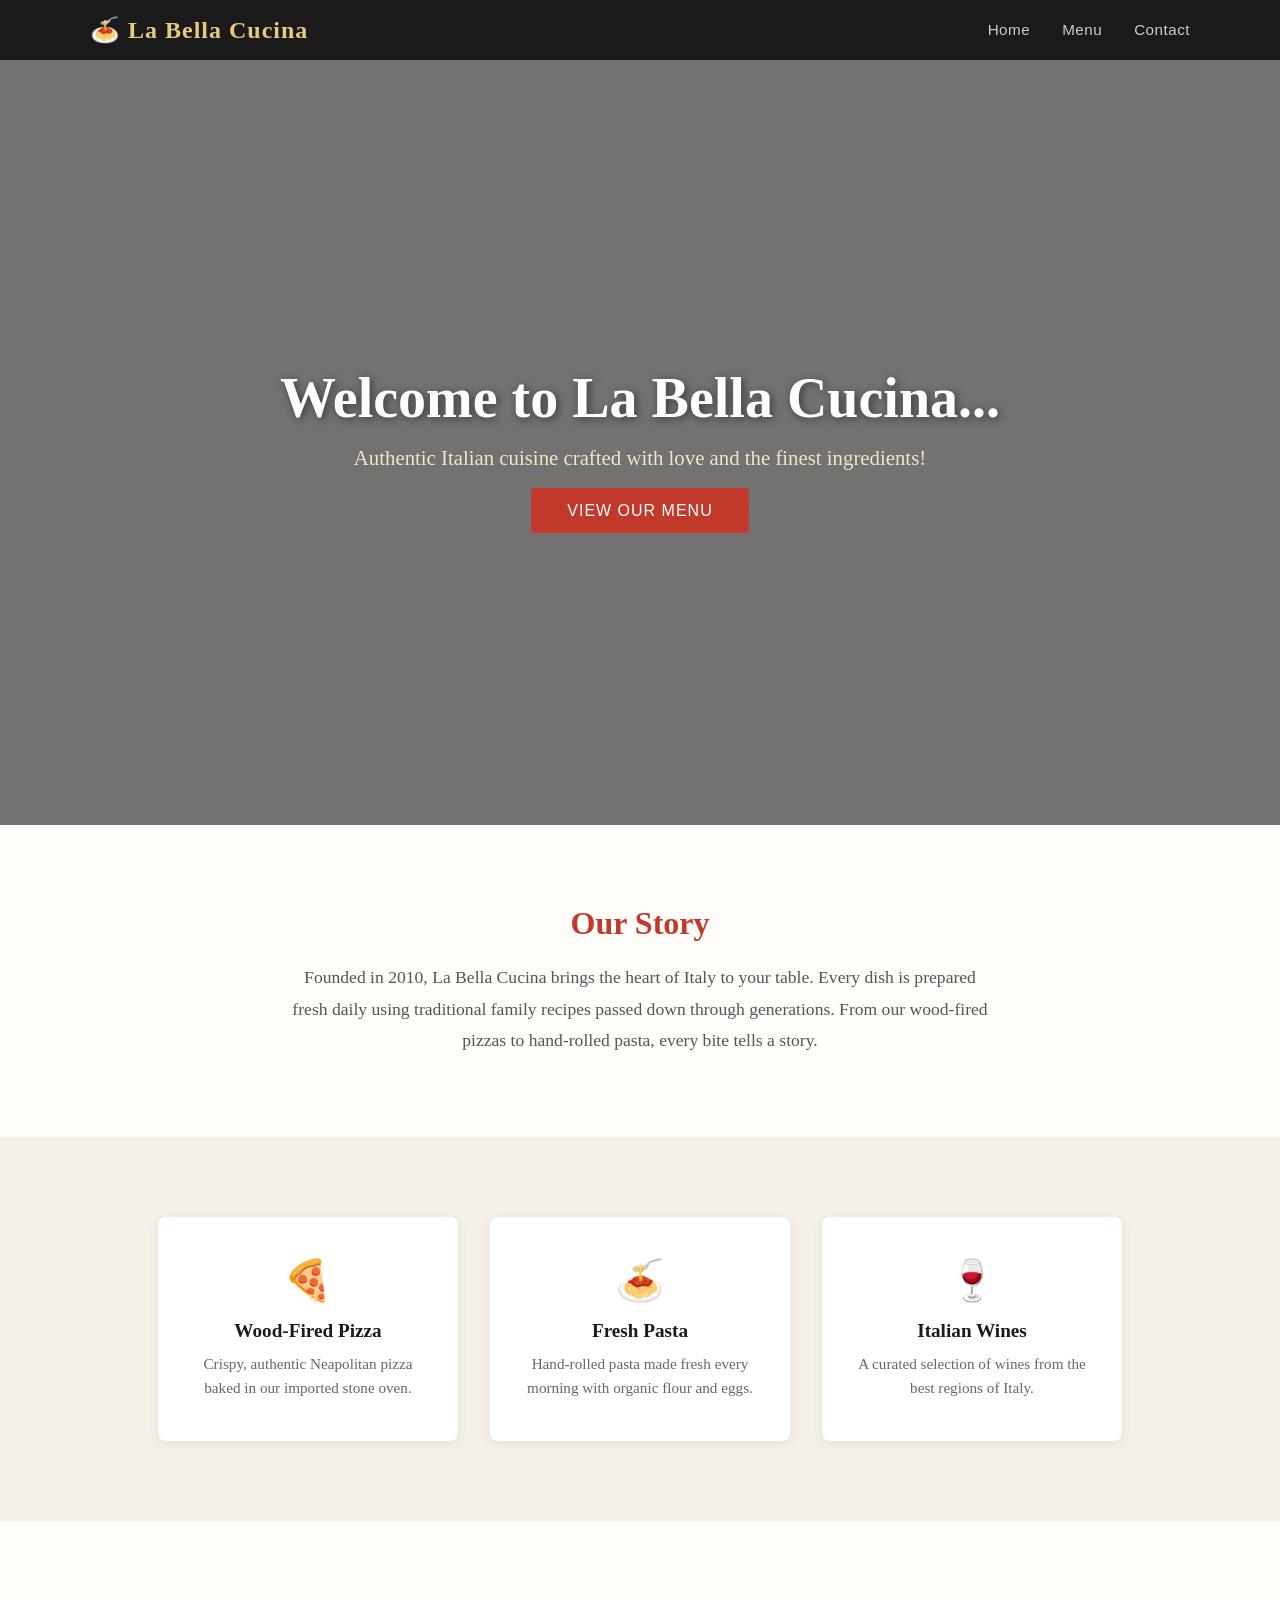
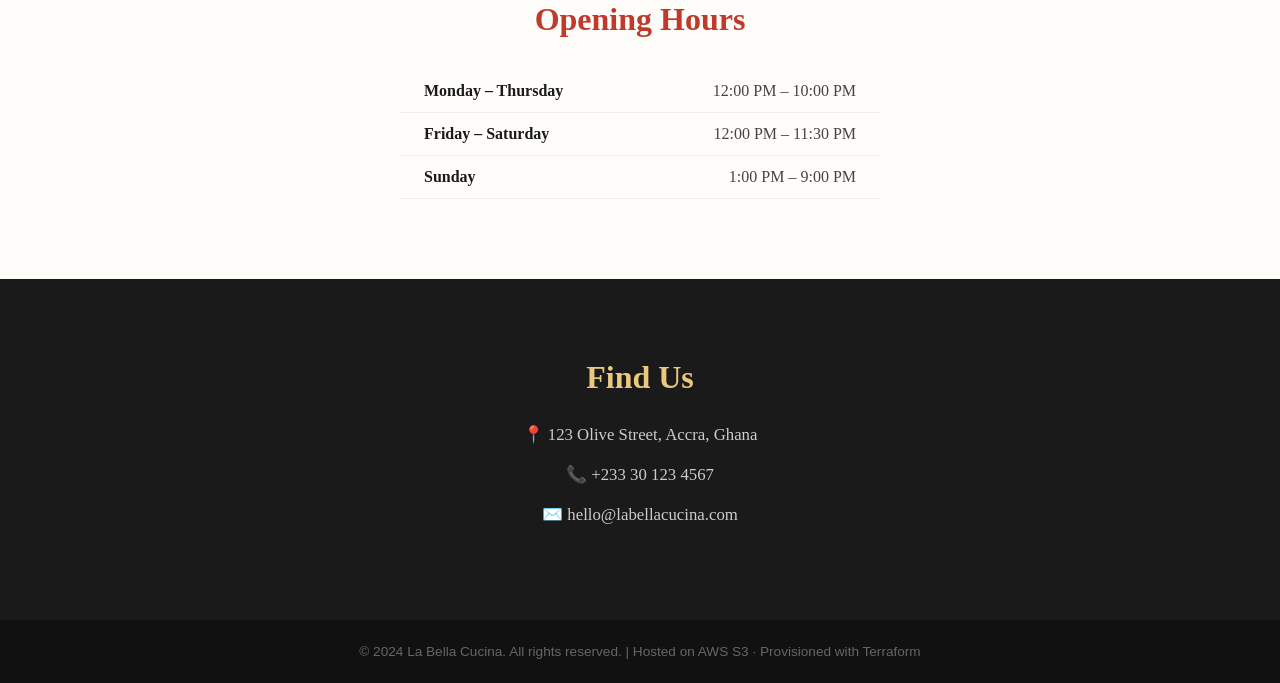
<file: website/index.html>
<!DOCTYPE html>
<html lang="en">
<head>
  <meta charset="UTF-8" />
  <meta name="viewport" content="width=device-width, initial-scale=1.0"/>
  <title>La Bella Cucina</title>
  <link rel="stylesheet" href="style.css" />
</head>
<body>

  <!-- Navigation -->
  <nav>
    <div class="nav-container">
      <div class="logo">🍝 La Bella Cucina</div>
      <ul>
        <li><a href="index.html">Home</a></li>
        <li><a href="menu.html">Menu</a></li>
        <li><a href="#contact">Contact</a></li>
      </ul>
    </div>
  </nav>

  <!-- Hero Section -->
  <header class="hero">
    <div class="hero-content">
      <h1>Welcome to La Bella Cucina...</h1>
      <p>Authentic Italian cuisine crafted with love and the finest ingredients!</p>
      <a href="menu.html" class="btn">View Our Menu</a>
    </div>
  </header>

  <!-- About Section -->
  <section class="about">
    <div class="container">
      <h2>Our Story</h2>
      <p>
        Founded in 2010, La Bella Cucina brings the heart of Italy to your table.
        Every dish is prepared fresh daily using traditional family recipes passed
        down through generations. From our wood-fired pizzas to hand-rolled pasta,
        every bite tells a story.
      </p>
    </div>
  </section>

  <!-- Features Section -->
  <section class="features">
    <div class="container">
      <div class="feature-card">
        <span>🍕</span>
        <h3>Wood-Fired Pizza</h3>
        <p>Crispy, authentic Neapolitan pizza baked in our imported stone oven.</p>
      </div>
      <div class="feature-card">
        <span>🍝</span>
        <h3>Fresh Pasta</h3>
        <p>Hand-rolled pasta made fresh every morning with organic flour and eggs.</p>
      </div>
      <div class="feature-card">
        <span>🍷</span>
        <h3>Italian Wines</h3>
        <p>A curated selection of wines from the best regions of Italy.</p>
      </div>
    </div>
  </section>

  <!-- Opening Hours -->
  <section class="hours">
    <div class="container">
      <h2>Opening Hours</h2>
      <table>
        <tr><td>Monday – Thursday</td><td>12:00 PM – 10:00 PM</td></tr>
        <tr><td>Friday – Saturday</td><td>12:00 PM – 11:30 PM</td></tr>
        <tr><td>Sunday</td><td>1:00 PM – 9:00 PM</td></tr>
      </table>
    </div>
  </section>

  <!-- Contact Section -->
  <section class="contact" id="contact">
    <div class="container">
      <h2>Find Us</h2>
      <p>📍 123 Olive Street, Accra, Ghana</p>
      <p>📞 +233 30 123 4567</p>
      <p>✉️ hello@labellacucina.com</p>
    </div>
  </section>

  <!-- Footer -->
  <footer>
    <p>© 2024 La Bella Cucina. All rights reserved. | Hosted on AWS S3 · Provisioned with Terraform</p>
  </footer>

</body>
</html>
</file>
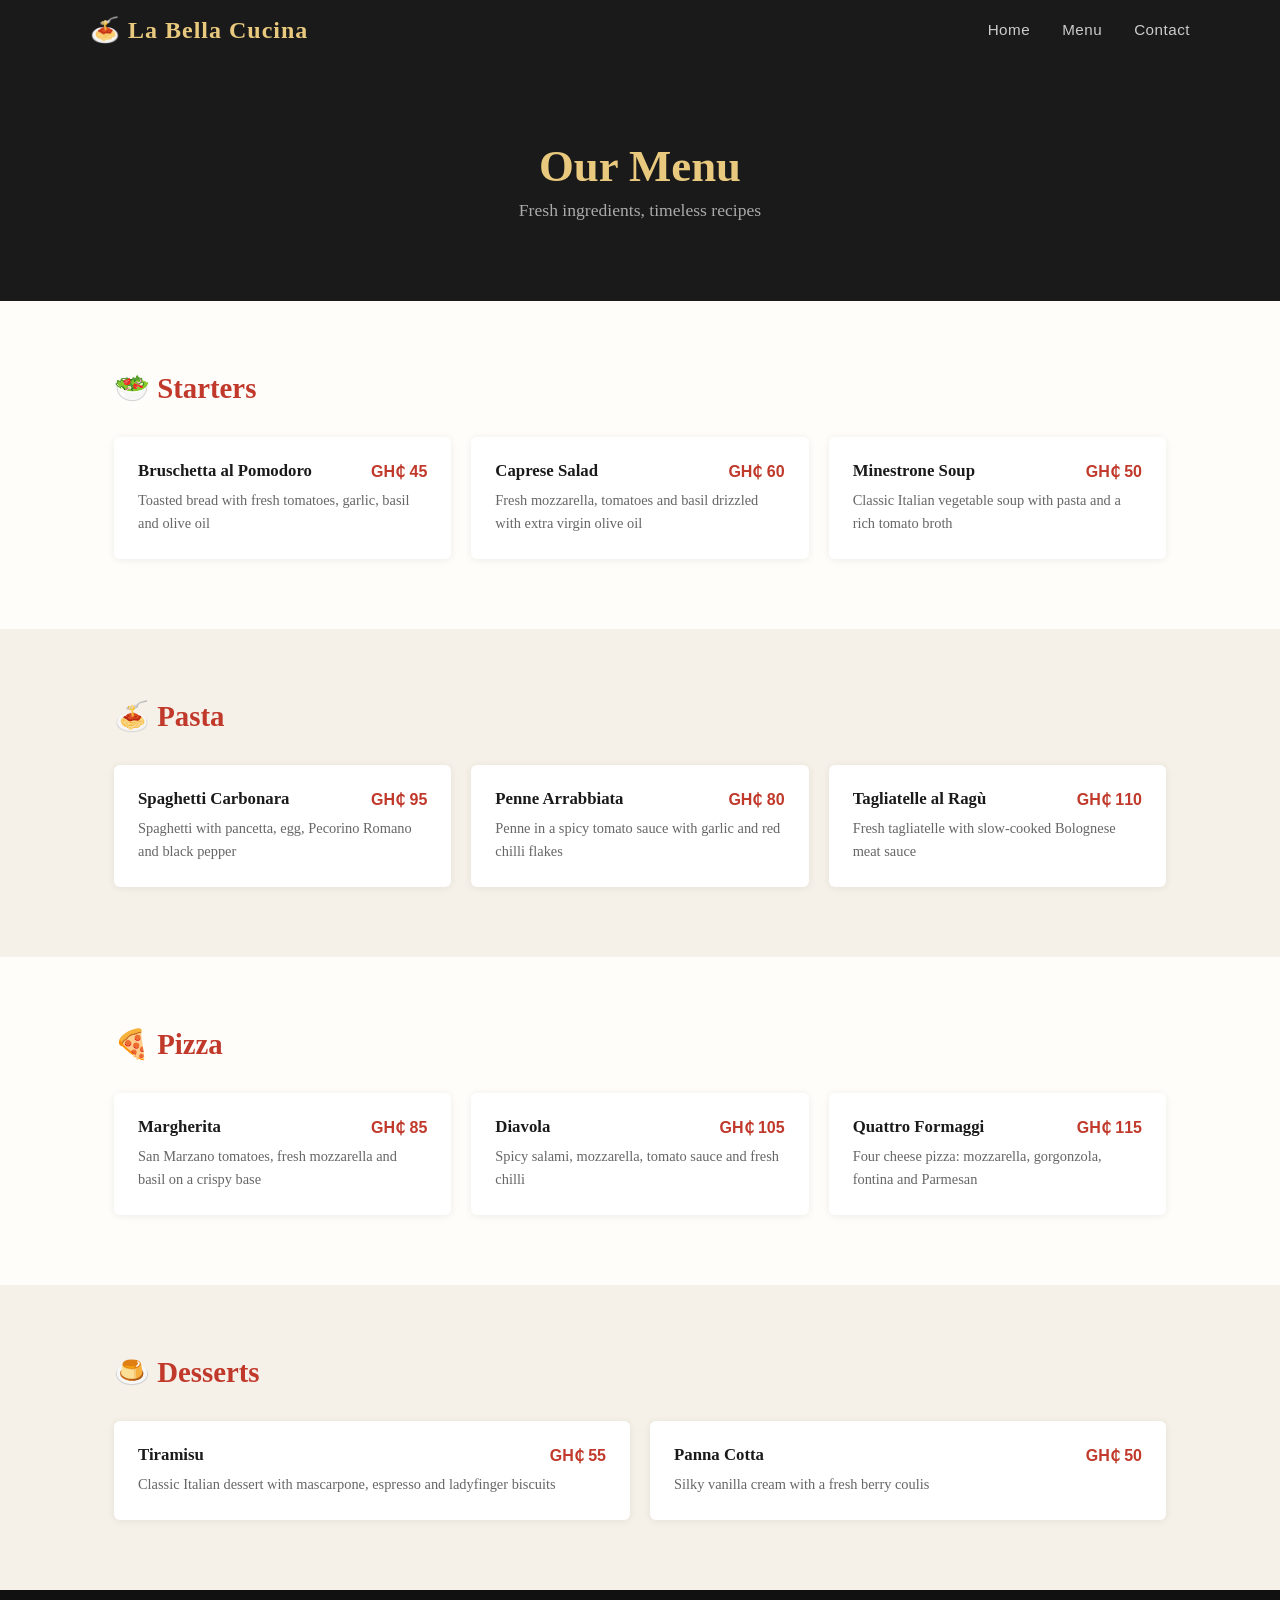
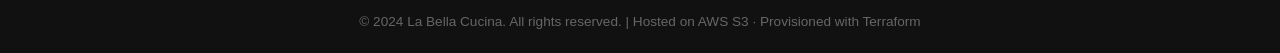
<file: website/menu.html>
<!DOCTYPE html>
<html lang="en">
<head>
  <meta charset="UTF-8" />
  <meta name="viewport" content="width=device-width, initial-scale=1.0"/>
  <title>Menu – La Bella Cucina</title>
  <link rel="stylesheet" href="style.css" />
</head>
<body>

  <!-- Navigation -->
  <nav>
    <div class="nav-container">
      <div class="logo">🍝 La Bella Cucina</div>
      <ul>
        <li><a href="index.html">Home</a></li>
        <li><a href="menu.html">Menu</a></li>
        <li><a href="index.html#contact">Contact</a></li>
      </ul>
    </div>
  </nav>

  <!-- Menu Hero -->
  <header class="page-hero">
    <h1>Our Menu</h1>
    <p>Fresh ingredients, timeless recipes</p>
  </header>

  <!-- Starters -->
  <section class="menu-section">
    <div class="container">
      <h2>🥗 Starters</h2>
      <div class="menu-grid">
        <div class="menu-item">
          <div class="menu-item-header">
            <span>Bruschetta al Pomodoro</span>
            <span class="price">GH₵ 45</span>
          </div>
          <p>Toasted bread with fresh tomatoes, garlic, basil and olive oil</p>
        </div>
        <div class="menu-item">
          <div class="menu-item-header">
            <span>Caprese Salad</span>
            <span class="price">GH₵ 60</span>
          </div>
          <p>Fresh mozzarella, tomatoes and basil drizzled with extra virgin olive oil</p>
        </div>
        <div class="menu-item">
          <div class="menu-item-header">
            <span>Minestrone Soup</span>
            <span class="price">GH₵ 50</span>
          </div>
          <p>Classic Italian vegetable soup with pasta and a rich tomato broth</p>
        </div>
      </div>
    </div>
  </section>

  <!-- Pasta -->
  <section class="menu-section alt">
    <div class="container">
      <h2>🍝 Pasta</h2>
      <div class="menu-grid">
        <div class="menu-item">
          <div class="menu-item-header">
            <span>Spaghetti Carbonara</span>
            <span class="price">GH₵ 95</span>
          </div>
          <p>Spaghetti with pancetta, egg, Pecorino Romano and black pepper</p>
        </div>
        <div class="menu-item">
          <div class="menu-item-header">
            <span>Penne Arrabbiata</span>
            <span class="price">GH₵ 80</span>
          </div>
          <p>Penne in a spicy tomato sauce with garlic and red chilli flakes</p>
        </div>
        <div class="menu-item">
          <div class="menu-item-header">
            <span>Tagliatelle al Ragù</span>
            <span class="price">GH₵ 110</span>
          </div>
          <p>Fresh tagliatelle with slow-cooked Bolognese meat sauce</p>
        </div>
      </div>
    </div>
  </section>

  <!-- Pizza -->
  <section class="menu-section">
    <div class="container">
      <h2>🍕 Pizza</h2>
      <div class="menu-grid">
        <div class="menu-item">
          <div class="menu-item-header">
            <span>Margherita</span>
            <span class="price">GH₵ 85</span>
          </div>
          <p>San Marzano tomatoes, fresh mozzarella and basil on a crispy base</p>
        </div>
        <div class="menu-item">
          <div class="menu-item-header">
            <span>Diavola</span>
            <span class="price">GH₵ 105</span>
          </div>
          <p>Spicy salami, mozzarella, tomato sauce and fresh chilli</p>
        </div>
        <div class="menu-item">
          <div class="menu-item-header">
            <span>Quattro Formaggi</span>
            <span class="price">GH₵ 115</span>
          </div>
          <p>Four cheese pizza: mozzarella, gorgonzola, fontina and Parmesan</p>
        </div>
      </div>
    </div>
  </section>

  <!-- Desserts -->
  <section class="menu-section alt">
    <div class="container">
      <h2>🍮 Desserts</h2>
      <div class="menu-grid">
        <div class="menu-item">
          <div class="menu-item-header">
            <span>Tiramisu</span>
            <span class="price">GH₵ 55</span>
          </div>
          <p>Classic Italian dessert with mascarpone, espresso and ladyfinger biscuits</p>
        </div>
        <div class="menu-item">
          <div class="menu-item-header">
            <span>Panna Cotta</span>
            <span class="price">GH₵ 50</span>
          </div>
          <p>Silky vanilla cream with a fresh berry coulis</p>
        </div>
      </div>
    </div>
  </section>

  <!-- Footer -->
  <footer>
    <p>© 2024 La Bella Cucina. All rights reserved. | Hosted on AWS S3 · Provisioned with Terraform</p>
  </footer>

</body>
</html>
</file>
<file: website/style.css>
/* ============================================
   La Bella Cucina – Stylesheet
   ============================================ */

* {
  margin: 0;
  padding: 0;
  box-sizing: border-box;
}

body {
  font-family: 'Georgia', serif;
  color: #2c2c2c;
  background: #fffdf9;
}

/* ---- Navigation ---- */
nav {
  background: #1a1a1a;
  padding: 16px 40px;
  position: sticky;
  top: 0;
  z-index: 100;
}

.nav-container {
  max-width: 1100px;
  margin: 0 auto;
  display: flex;
  justify-content: space-between;
  align-items: center;
}

.logo {
  color: #e8c97e;
  font-size: 1.5rem;
  font-weight: bold;
  letter-spacing: 1px;
}

nav ul {
  list-style: none;
  display: flex;
  gap: 32px;
}

nav ul a {
  color: #ccc;
  text-decoration: none;
  font-family: 'Arial', sans-serif;
  font-size: 0.95rem;
  letter-spacing: 0.5px;
  transition: color 0.2s;
}

nav ul a:hover {
  color: #e8c97e;
}

/* ---- Hero ---- */
.hero {
  background: linear-gradient(rgba(0,0,0,0.55), rgba(0,0,0,0.55)),
              url('https://images.unsplash.com/photo-1555396273-367ea4eb4db5?w=1400') center/cover no-repeat;
  height: 85vh;
  display: flex;
  align-items: center;
  justify-content: center;
  text-align: center;
  color: white;
}

.hero-content h1 {
  font-size: 3.5rem;
  margin-bottom: 16px;
  text-shadow: 2px 2px 8px rgba(0,0,0,0.5);
}

.hero-content p {
  font-size: 1.3rem;
  margin-bottom: 32px;
  color: #f0e6c8;
}

.btn {
  background: #c0392b;
  color: white;
  padding: 14px 36px;
  text-decoration: none;
  border-radius: 4px;
  font-family: 'Arial', sans-serif;
  font-size: 1rem;
  letter-spacing: 1px;
  text-transform: uppercase;
  transition: background 0.2s;
}

.btn:hover {
  background: #962d22;
}

/* ---- Page Hero (inner pages) ---- */
.page-hero {
  background: #1a1a1a;
  color: white;
  text-align: center;
  padding: 80px 20px;
}

.page-hero h1 {
  font-size: 2.8rem;
  color: #e8c97e;
  margin-bottom: 8px;
}

.page-hero p {
  color: #aaa;
  font-size: 1.1rem;
}

/* ---- Containers ---- */
.container {
  max-width: 1100px;
  margin: 0 auto;
  padding: 0 24px;
}

/* ---- About ---- */
.about {
  padding: 80px 24px;
  text-align: center;
  background: #fffdf9;
}

.about h2 {
  font-size: 2rem;
  color: #c0392b;
  margin-bottom: 20px;
}

.about p {
  max-width: 700px;
  margin: 0 auto;
  font-size: 1.1rem;
  line-height: 1.8;
  color: #555;
}

/* ---- Features ---- */
.features {
  background: #f5f0e8;
  padding: 80px 24px;
}

.features .container {
  display: flex;
  gap: 32px;
  justify-content: center;
  flex-wrap: wrap;
}

.feature-card {
  background: white;
  border-radius: 8px;
  padding: 40px 32px;
  text-align: center;
  flex: 1;
  min-width: 240px;
  max-width: 300px;
  box-shadow: 0 2px 12px rgba(0,0,0,0.07);
}

.feature-card span {
  font-size: 2.5rem;
}

.feature-card h3 {
  margin: 16px 0 10px;
  font-size: 1.2rem;
  color: #1a1a1a;
}

.feature-card p {
  color: #666;
  font-size: 0.95rem;
  line-height: 1.6;
}

/* ---- Hours ---- */
.hours {
  padding: 80px 24px;
  text-align: center;
}

.hours h2 {
  font-size: 2rem;
  color: #c0392b;
  margin-bottom: 32px;
}

.hours table {
  margin: 0 auto;
  border-collapse: collapse;
  width: 100%;
  max-width: 480px;
}

.hours table tr td {
  padding: 12px 24px;
  border-bottom: 1px solid #eee;
  font-size: 1rem;
  color: #444;
}

.hours table tr td:first-child {
  text-align: left;
  font-weight: bold;
  color: #1a1a1a;
}

.hours table tr td:last-child {
  text-align: right;
}

/* ---- Contact ---- */
.contact {
  background: #1a1a1a;
  color: white;
  padding: 80px 24px;
  text-align: center;
}

.contact h2 {
  font-size: 2rem;
  color: #e8c97e;
  margin-bottom: 24px;
}

.contact p {
  font-size: 1.05rem;
  color: #ccc;
  margin: 10px 0;
  line-height: 1.8;
}

/* ---- Menu Sections ---- */
.menu-section {
  padding: 70px 24px;
  background: #fffdf9;
}

.menu-section.alt {
  background: #f5f0e8;
}

.menu-section h2 {
  font-size: 1.8rem;
  color: #c0392b;
  margin-bottom: 32px;
}

.menu-grid {
  display: grid;
  grid-template-columns: repeat(auto-fit, minmax(280px, 1fr));
  gap: 20px;
}

.menu-item {
  background: white;
  border-radius: 6px;
  padding: 24px;
  box-shadow: 0 1px 8px rgba(0,0,0,0.07);
}

.menu-item-header {
  display: flex;
  justify-content: space-between;
  align-items: center;
  margin-bottom: 8px;
}

.menu-item-header span:first-child {
  font-weight: bold;
  font-size: 1.05rem;
  color: #1a1a1a;
}

.price {
  color: #c0392b;
  font-family: 'Arial', sans-serif;
  font-weight: bold;
  font-size: 1rem;
}

.menu-item p {
  color: #666;
  font-size: 0.9rem;
  line-height: 1.6;
}

/* ---- Footer ---- */
footer {
  background: #111;
  color: #666;
  text-align: center;
  padding: 24px;
  font-family: 'Arial', sans-serif;
  font-size: 0.85rem;
}

/* ---- Error page ---- */
.error-page {
  text-align: center;
  padding: 120px 24px;
}

.error-page h1 {
  font-size: 4rem;
  color: #c0392b;
}
</file>
